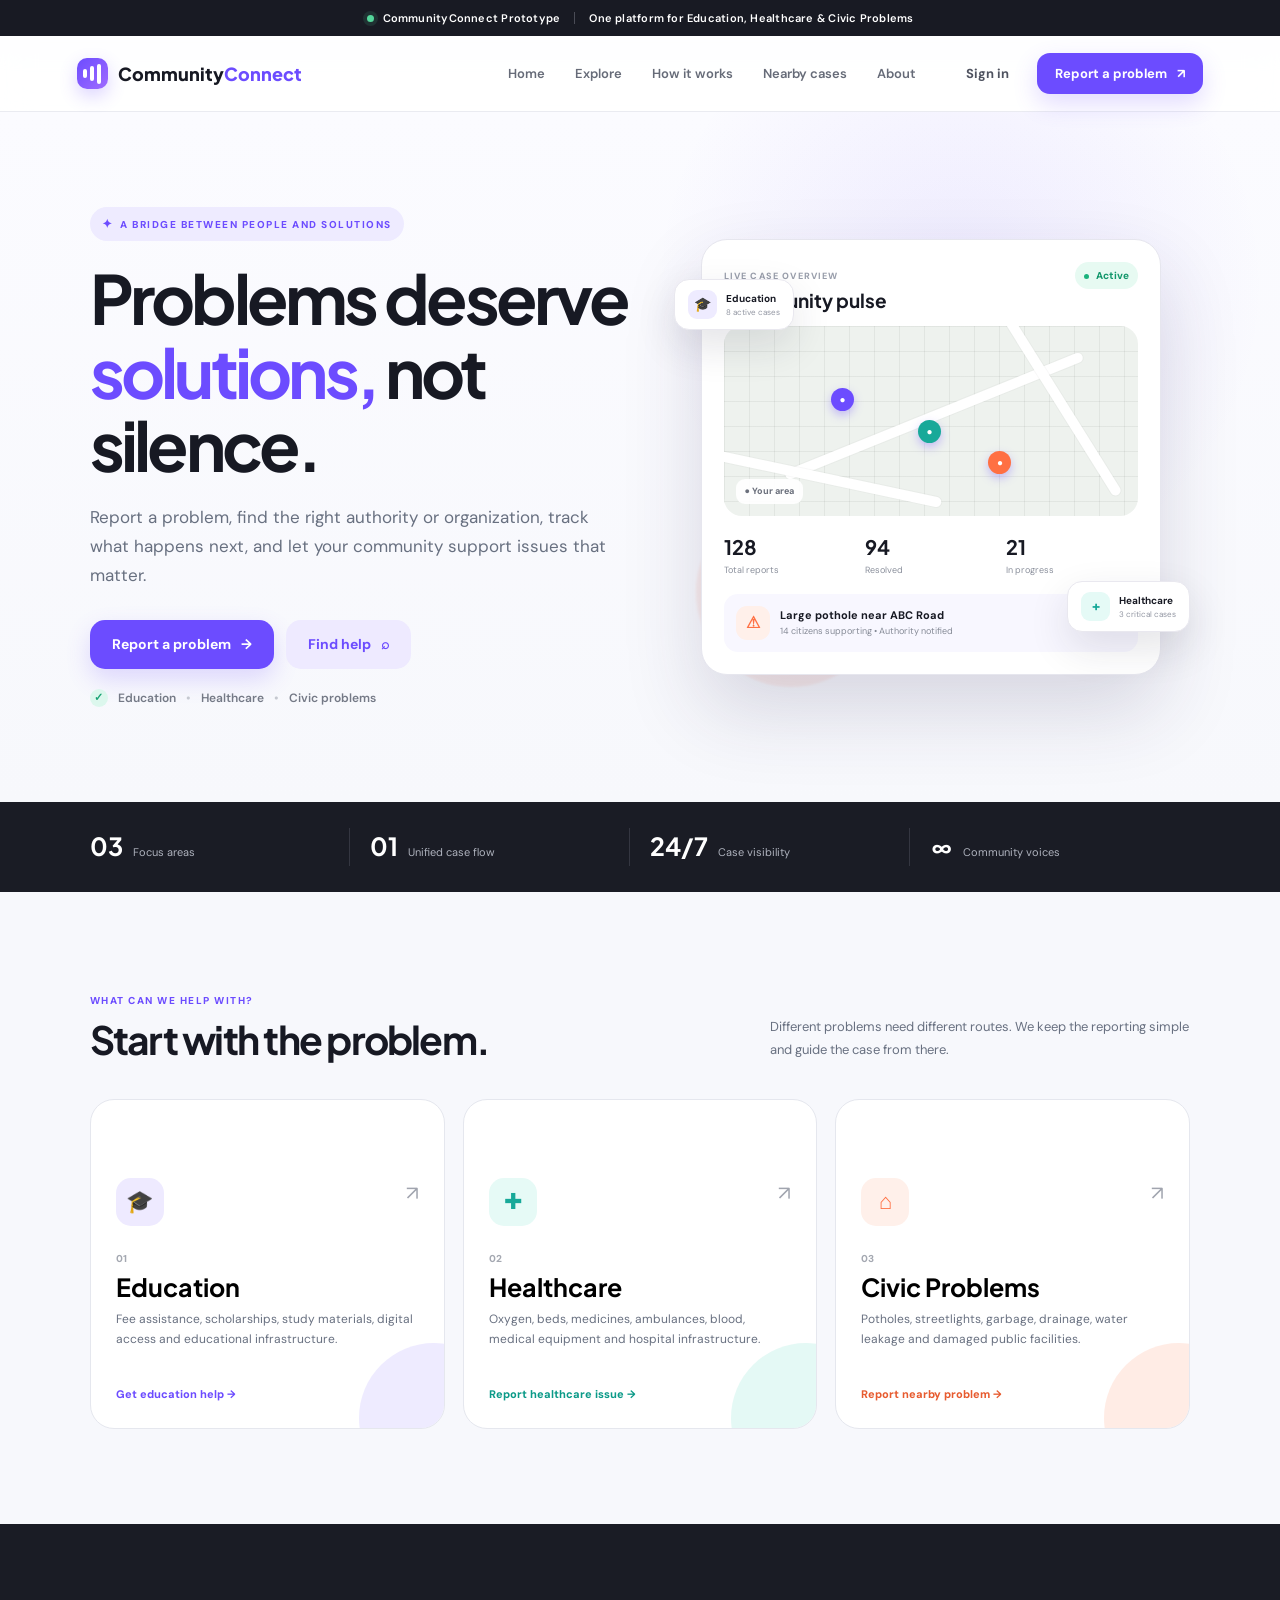
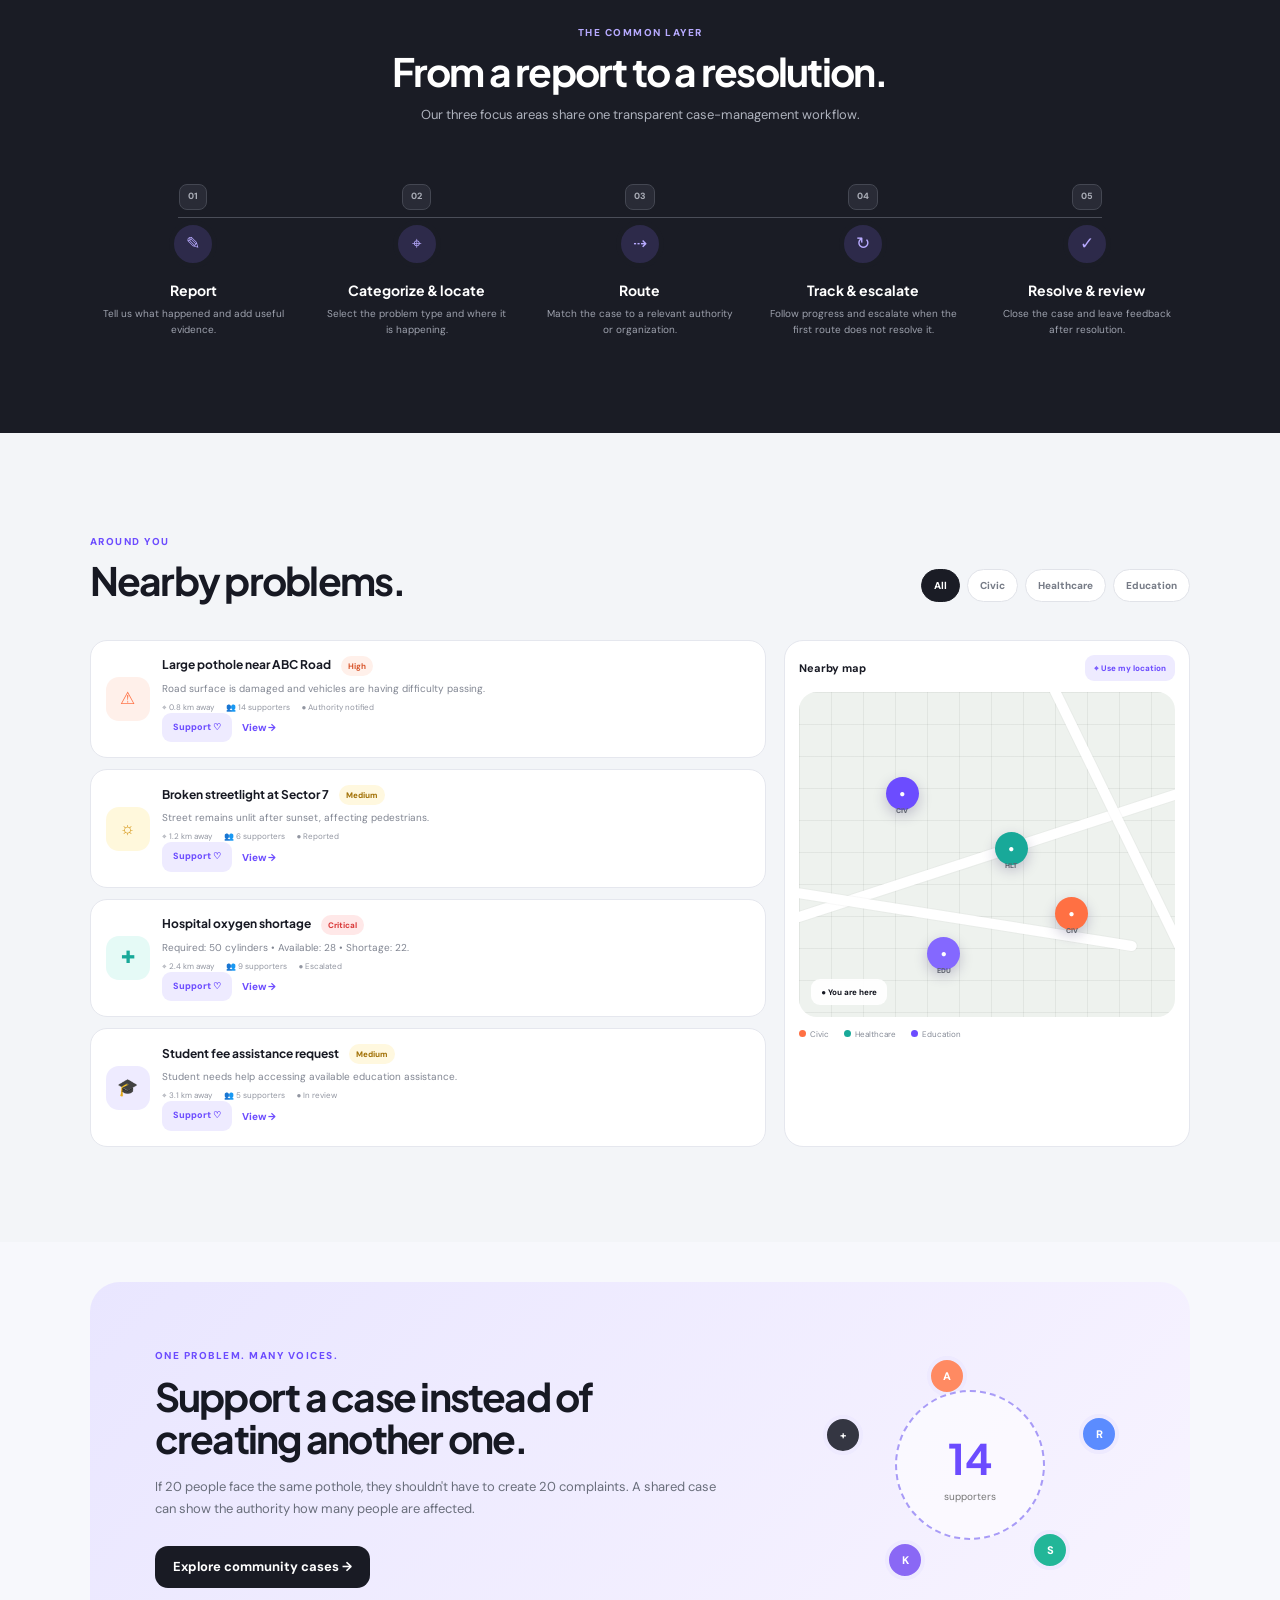
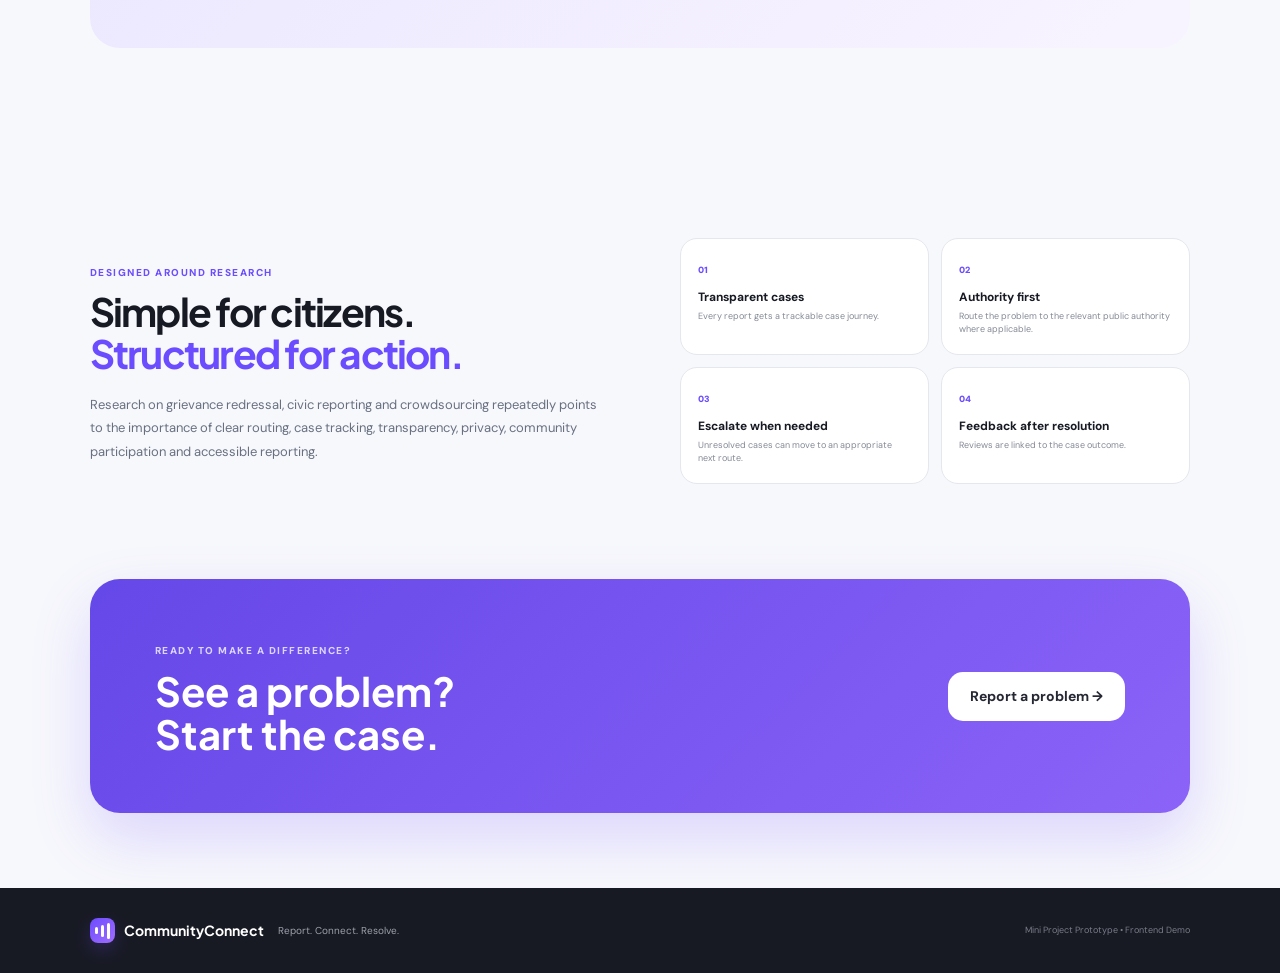
<file: index.html>
<!DOCTYPE html>
<html lang="en" >
<head>
  <meta charset="UTF-8">
  <meta name="viewport" content="width=device-width, initial-scale=1.0">
  <meta name="description" content="CommunityConnect - connect people with the right authority, organization and community support.">
  <title>CommunityConnect | Report. Connect. Resolve.</title>
  <link rel="preconnect" href="https://fonts.googleapis.com">
  <link rel="preconnect" href="https://fonts.gstatic.com" crossorigin>
  <link href="https://fonts.googleapis.com/css2?family=DM+Sans:wght@400;500;600;700&family=Plus+Jakarta+Sans:wght@600;700;800&display=swap" rel="stylesheet">
  <link rel="stylesheet" href="styles.css">
</head>
<body>
  <div class="announcement">
    <span class="pulse-dot"></span>
    <span>CommunityConnect Prototype</span>
    <span class="announcement-divider"></span>
    <span>One platform for Education, Healthcare & Civic Problems</span>
  </div>

  <header class="navbar">
    <a class="brand" href="#home" aria-label="CommunityConnect home">
      <span class="brand-mark"><span></span><span></span><span></span></span>
      <span>Community<span>Connect</span></span>
    </a>

    <nav class="nav-links" aria-label="Main navigation">
      <a href="#home">Home</a>
      <a href="#explore">Explore</a>
      <a href="#how-it-works">How it works</a>
      <a href="#cases">Nearby cases</a>
      <a href="#about">About</a>
    </nav>

    <div class="nav-actions">
      <button class="btn btn-ghost" id="loginBtn">Sign in</button>
      <button class="btn btn-primary" id="navReportBtn">Report a problem <span>↗</span></button>
      <button class="mobile-menu" id="mobileMenuBtn" aria-label="Open menu">☰</button>
    </div>
  </header>

  <main>
    <section class="hero section" id="home">
      <div class="hero-copy">
        <div class="eyebrow"><span class="eyebrow-icon">✦</span> A bridge between people and solutions</div>
        <h1>Problems deserve<br><em>solutions,</em> not silence.</h1>
        <p class="hero-text">
          Report a problem, find the right authority or organization, track what happens next,
          and let your community support issues that matter.
        </p>

        <div class="hero-actions">
          <button class="btn btn-primary btn-large" id="heroReportBtn">Report a problem <span>→</span></button>
          <a class="btn btn-soft btn-large" href="#explore">Find help <span>⌕</span></a>
        </div>

        <div class="hero-note">
          <span class="check">✓</span>
          <span>Education</span>
          <span class="dot-separator">•</span>
          <span>Healthcare</span>
          <span class="dot-separator">•</span>
          <span>Civic problems</span>
        </div>
      </div>

      <div class="hero-visual">
        <div class="orb orb-one"></div>
        <div class="orb orb-two"></div>
        <div class="dashboard-card">
          <div class="dashboard-top">
            <div>
              <span class="mini-label">LIVE CASE OVERVIEW</span>
              <h3>Community pulse</h3>
            </div>
            <span class="status-pill green"><i></i> Active</span>
          </div>

          <div class="mini-map">
            <div class="map-grid"></div>
            <span class="map-road road-a"></span>
            <span class="map-road road-b"></span>
            <span class="map-road road-c"></span>
            <button class="map-pin pin-1" title="Pothole">●</button>
            <button class="map-pin pin-2" title="Streetlight">●</button>
            <button class="map-pin pin-3" title="Water issue">●</button>
            <div class="map-location">●  Your area</div>
          </div>

          <div class="case-summary">
            <div><strong>128</strong><span>Total reports</span></div>
            <div><strong>94</strong><span>Resolved</span></div>
            <div><strong>21</strong><span>In progress</span></div>
          </div>

          <div class="featured-case">
            <div class="case-icon civic">⚠</div>
            <div class="case-info">
              <strong>Large pothole near ABC Road</strong>
              <span>14 citizens supporting • Authority notified</span>
            </div>
            <span class="arrow">→</span>
          </div>
        </div>

        <div class="floating-card float-one">
          <span class="float-icon education">🎓</span>
          <div><b>Education</b><small>8 active cases</small></div>
        </div>
        <div class="floating-card float-two">
          <span class="float-icon health">+</span>
          <div><b>Healthcare</b><small>3 critical cases</small></div>
        </div>
      </div>
    </section>

    <section class="stats-strip">
      <div class="stat"><strong>03</strong><span>Focus areas</span></div>
      <div class="stat"><strong>01</strong><span>Unified case flow</span></div>
      <div class="stat"><strong>24/7</strong><span>Case visibility</span></div>
      <div class="stat"><strong>∞</strong><span>Community voices</span></div>
    </section>

    <section class="section explore-section" id="explore">
      <div class="section-heading">
        <div>
          <span class="section-kicker">WHAT CAN WE HELP WITH?</span>
          <h2>Start with the problem.</h2>
        </div>
        <p>Different problems need different routes. We keep the reporting simple and guide the case from there.</p>
      </div>

      <div class="category-grid">
        <button class="category-card education" data-category="Education">
          <div class="category-top"><span class="category-icon">🎓</span><span class="category-arrow">↗</span></div>
          <span class="category-number">01</span>
          <h3>Education</h3>
          <p>Fee assistance, scholarships, study materials, digital access and educational infrastructure.</p>
          <span class="category-link">Get education help <b>→</b></span>
        </button>

        <button class="category-card healthcare" data-category="Healthcare">
          <div class="category-top"><span class="category-icon">✚</span><span class="category-arrow">↗</span></div>
          <span class="category-number">02</span>
          <h3>Healthcare</h3>
          <p>Oxygen, beds, medicines, ambulances, blood, medical equipment and hospital infrastructure.</p>
          <span class="category-link">Report healthcare issue <b>→</b></span>
        </button>

        <button class="category-card civic" data-category="Civic Problems">
          <div class="category-top"><span class="category-icon">⌂</span><span class="category-arrow">↗</span></div>
          <span class="category-number">03</span>
          <h3>Civic Problems</h3>
          <p>Potholes, streetlights, garbage, drainage, water leakage and damaged public facilities.</p>
          <span class="category-link">Report nearby problem <b>→</b></span>
        </button>
      </div>
    </section>

    <section class="section workflow-section" id="how-it-works">
      <div class="workflow-intro">
        <span class="section-kicker">THE COMMON LAYER</span>
        <h2>From a report to a resolution.</h2>
        <p>Our three focus areas share one transparent case-management workflow.</p>
      </div>

      <div class="workflow">
        <div class="workflow-line"></div>
        <article class="step">
          <span class="step-num">01</span><span class="step-icon">✎</span>
          <h3>Report</h3><p>Tell us what happened and add useful evidence.</p>
        </article>
        <article class="step">
          <span class="step-num">02</span><span class="step-icon">⌖</span>
          <h3>Categorize & locate</h3><p>Select the problem type and where it is happening.</p>
        </article>
        <article class="step">
          <span class="step-num">03</span><span class="step-icon">⇢</span>
          <h3>Route</h3><p>Match the case to a relevant authority or organization.</p>
        </article>
        <article class="step">
          <span class="step-num">04</span><span class="step-icon">↻</span>
          <h3>Track & escalate</h3><p>Follow progress and escalate when the first route does not resolve it.</p>
        </article>
        <article class="step">
          <span class="step-num">05</span><span class="step-icon">✓</span>
          <h3>Resolve & review</h3><p>Close the case and leave feedback after resolution.</p>
        </article>
      </div>
    </section>

    <section class="section nearby-section" id="cases">
      <div class="section-heading">
        <div>
          <span class="section-kicker">AROUND YOU</span>
          <h2>Nearby problems.</h2>
        </div>
        <div class="case-controls">
          <button class="filter active" data-filter="all">All</button>
          <button class="filter" data-filter="civic">Civic</button>
          <button class="filter" data-filter="healthcare">Healthcare</button>
          <button class="filter" data-filter="education">Education</button>
        </div>
      </div>

      <div class="cases-layout">
        <div class="cases-list" id="casesList">
          <article class="case-card" data-type="civic">
            <div class="case-card-icon civic-bg">⚠</div>
            <div class="case-main">
              <div class="case-title-row"><h3>Large pothole near ABC Road</h3><span class="priority high">High</span></div>
              <p>Road surface is damaged and vehicles are having difficulty passing.</p>
             <div class="case-meta">
    <span>⌖ 0.8 km away</span>
    <span class="support-count">👥 <span class="support-number">14</span> supporters</span>
    <span>● Authority notified</span>
</div>
            <div class="case-actions">
    <button class="support-btn">Support ♡</button>
    <button class="case-view" data-case="CIV-1024">View →</button>
</div>
          </article>

          <article class="case-card" data-type="civic">
            <div class="case-card-icon light-bg">☼</div>
            <div class="case-main">
              <div class="case-title-row"><h3>Broken streetlight at Sector 7</h3><span class="priority medium">Medium</span></div>
              <p>Street remains unlit after sunset, affecting pedestrians.</p>
             <div class="case-meta">
    <span>⌖ 1.2 km away</span>
    <span class="support-count">👥 <span class="support-number">6</span> supporters</span>
    <span>● Reported</span>
</div>
           <div class="case-actions">
    <button class="support-btn">Support ♡</button>
    <button class="case-view" data-case="CIV-1019">View →</button>
</div>
          </article>

          <article class="case-card" data-type="healthcare">
            <div class="case-card-icon health-bg">✚</div>
            <div class="case-main">
              <div class="case-title-row"><h3>Hospital oxygen shortage</h3><span class="priority critical">Critical</span></div>
              <p>Required: 50 cylinders • Available: 28 • Shortage: 22.</p>
            <div class="case-meta">
    <span>⌖ 2.4 km away</span>
    <span class="support-count">👥 <span class="support-number">9</span> supporters</span>
    <span>● Escalated</span>
</div> 
           <div class="case-actions">
    <button class="support-btn">Support ♡</button>
    <button class="case-view" data-case="HLT-0042">View →</button>
</div>
          </article>

          <article class="case-card" data-type="education">
            <div class="case-card-icon edu-bg">🎓</div>
            <div class="case-main">
              <div class="case-title-row"><h3>Student fee assistance request</h3><span class="priority medium">Medium</span></div>
              <p>Student needs help accessing available education assistance.</p>
             <div class="case-meta">
    <span>⌖ 3.1 km away</span>
    <span class="support-count">👥 <span class="support-number">5</span> supporters</span>
    <span>● In review</span>
</div>
            <div class="case-actions">
    <button class="support-btn">Support ♡</button>
    <button class="case-view" data-case="EDU-0087">View →</button>
</div>
          </article>
        </div>

        <aside class="map-panel">
          <div class="map-panel-top"><strong>Nearby map</strong><button id="locateBtn">⌖ Use my location</button></div>
          <div class="big-map">
            <div class="map-grid"></div>
            <span class="map-road br-a"></span><span class="map-road br-b"></span><span class="map-road br-c"></span>
            <span class="big-pin p-a">●<small>CIV</small></span>
            <span class="big-pin p-b">●<small>CIV</small></span>
            <span class="big-pin p-c">●<small>HLT</small></span>
            <span class="big-pin p-d">●<small>EDU</small></span>
            <div class="you-are-here">● You are here</div>
          </div>
          <div class="map-legend"><span><i class="legend-dot civic-dot"></i>Civic</span><span><i class="legend-dot health-dot"></i>Healthcare</span><span><i class="legend-dot edu-dot"></i>Education</span></div>
        </aside>
      </div>
    </section>

    <section class="section community-section">
      <div class="community-card">
        <div class="community-copy">
          <span class="section-kicker">ONE PROBLEM. MANY VOICES.</span>
          <h2>Support a case instead of creating another one.</h2>
          <p>If 20 people face the same pothole, they shouldn't have to create 20 complaints. A shared case can show the authority how many people are affected.</p>
          <button class="btn btn-dark" id="communityBtn">Explore community cases →</button>
        </div>
        <div class="support-visual">
          <div class="support-ring"><strong>14</strong><span>supporters</span></div>
          <div class="support-person person-1">A</div>
          <div class="support-person person-2">R</div>
          <div class="support-person person-3">S</div>
          <div class="support-person person-4">K</div>
          <div class="support-person person-5">+</div>
        </div>
      </div>
    </section>

    <section class="section trust-section" id="about">
      <div class="trust-copy">
        <span class="section-kicker">DESIGNED AROUND RESEARCH</span>
        <h2>Simple for citizens.<br><span>Structured for action.</span></h2>
        <p>Research on grievance redressal, civic reporting and crowdsourcing repeatedly points to the importance of clear routing, case tracking, transparency, privacy, community participation and accessible reporting.</p>
      </div>
      <div class="trust-points">
        <div><span>01</span><b>Transparent cases</b><small>Every report gets a trackable case journey.</small></div>
        <div><span>02</span><b>Authority first</b><small>Route the problem to the relevant public authority where applicable.</small></div>
        <div><span>03</span><b>Escalate when needed</b><small>Unresolved cases can move to an appropriate next route.</small></div>
        <div><span>04</span><b>Feedback after resolution</b><small>Reviews are linked to the case outcome.</small></div>
      </div>
    </section>

    <section class="cta-section">
      <div>
        <span class="section-kicker">READY TO MAKE A DIFFERENCE?</span>
        <h2>See a problem?<br><em>Start the case.</em></h2>
      </div>
      <button class="btn btn-white btn-large" id="bottomReportBtn">Report a problem →</button>
    </section>
  </main>

  <footer class="footer">
    <div class="footer-brand"><span class="brand-mark"><span></span><span></span><span></span></span><b>CommunityConnect</b></div>
    <p>Report. Connect. Resolve.</p>
    <span class="footer-note">Mini Project Prototype • Frontend Demo</span>
  </footer>

  <div class="modal-backdrop" id="modalBackdrop" aria-hidden="true">
    <div class="modal" id="reportModal" role="dialog" aria-modal="true" aria-labelledby="modalTitle">
      <button class="modal-close" id="modalClose" aria-label="Close">×</button>
      <div class="modal-head">
        <span class="modal-icon">✦</span>
        <div><span class="section-kicker">NEW CASE</span><h2 id="modalTitle">Report a problem</h2></div>
      </div>

      <form id="reportForm">
        <label>What area does this belong to?
          <select id="reportCategory" required>
            <option value="">Choose a category</option>
            <option>Education</option>
            <option>Healthcare</option>
            <option>Civic Problems</option>
          </select>
        </label>

        <label>What is the problem?
          <input type="text" id="reportTitle" placeholder="e.g. Broken streetlight near Sector 7" required>
        </label>

        <div class="form-row">
          <label>Location
            <input
    type="text"
    id="reportLocation"
    placeholder="Area / landmark"
    required
  >

  <button
    type="button"
    class="location-btn"
    id="reportLocationBtn"
  >
    📍 Use my current location
  </button>
          </label>
          <label>Priority
            <select id="reportPriority">
              <option>Medium</option>
              <option>Low</option>
              <option>High</option>
              <option>Critical</option>
            </select>
          </label>
        </div>

        <label>Description
          <textarea id="reportDescription" rows="4" placeholder="Tell us what is happening..."></textarea>
        </label>

        <label class="upload-box">
          <input type="file" id="reportPhoto" accept="image/*">
          <span>📷</span>
          <b>Add a photo</b>
          <small>Optional • JPG, PNG up to 5 MB</small>
        </label>

        <button class="btn btn-primary btn-large submit-report" type="submit">Create case <span>→</span></button>
      </form>
      <div class="success-state" id="successState">
        <div class="success-icon">✓</div>
        <span class="section-kicker">CASE CREATED</span>
        <h2 id="successTitle">Your report is on its way.</h2>
        <p>Your prototype case ID is <strong id="generatedCase">CIV-2048</strong>. You can use it to track the case.</p>
        <button class="btn btn-dark" id="successClose">Back to CommunityConnect</button>
      </div>
    </div>
  </div>

  <div class="toast" id="toast"><span>✓</span><p></p></div>

  <script src="script.js"></script>
</body>
</html>
</file>
<file: styles.css>
:root{
  --bg:#f7f8fc;
  --ink:#171923;
  --muted:#687080;
  --line:#e5e7ee;
  --white:#fff;
  --purple:#6c4cff;
  --purple-dark:#5135d7;
  --orange:#ff7043;
  --orange-soft:#fff0ea;
  --teal:#18a999;
  --teal-soft:#e7faf7;
  --blue:#3984ff;
  --blue-soft:#eaf2ff;
  --red:#e84949;
  --yellow:#f0a51a;
  --shadow:0 20px 60px rgba(28,30,50,.09);
  --radius:24px;
}
*{box-sizing:border-box;margin:0;padding:0}
html{scroll-behavior:smooth}
body{font-family:"DM Sans",sans-serif;color:var(--ink);background:var(--bg);line-height:1.5}
button,input,select,textarea{font:inherit}
button,a{cursor:pointer}
button{border:0}
a{text-decoration:none;color:inherit}
.announcement{height:36px;background:#181a23;color:#fff;display:flex;align-items:center;justify-content:center;gap:9px;font-size:11px;font-weight:600;letter-spacing:.02em}
.pulse-dot{width:7px;height:7px;border-radius:50%;background:#54d69a;box-shadow:0 0 0 4px rgba(84,214,154,.12)}
.announcement-divider{width:1px;height:12px;background:#4a4c56;margin:0 5px}
.navbar{height:76px;background:rgba(255,255,255,.9);backdrop-filter:blur(16px);border-bottom:1px solid rgba(229,231,238,.8);display:flex;align-items:center;padding:0 6vw;position:sticky;top:0;z-index:30}
.brand{display:flex;align-items:center;gap:10px;font-family:"Plus Jakarta Sans";font-size:18px;font-weight:800;white-space:nowrap}
.brand>span:last-child>span{color:var(--purple)}
.brand-mark{width:31px;height:31px;border-radius:10px;background:linear-gradient(135deg,var(--purple),#a06cff);display:flex;align-items:center;justify-content:center;gap:3px;box-shadow:0 7px 18px rgba(108,76,255,.24)}
.brand-mark span{display:block;width:4px;border-radius:5px;background:#fff}
.brand-mark span:nth-child(1){height:9px}.brand-mark span:nth-child(2){height:15px}.brand-mark span:nth-child(3){height:20px}
.nav-links{display:flex;gap:30px;margin-left:auto;margin-right:32px}
.nav-links a{font-size:13px;font-weight:600;color:#666b78;transition:.2s}
.nav-links a:hover{color:var(--purple)}
.nav-actions{display:flex;align-items:center;gap:10px}
.btn{border-radius:13px;padding:11px 18px;font-weight:700;font-size:13px;transition:.22s;display:inline-flex;align-items:center;justify-content:center;gap:10px}
.btn:hover{transform:translateY(-2px)}
.btn-primary{background:var(--purple);color:#fff;box-shadow:0 10px 24px rgba(108,76,255,.2)}
.btn-primary:hover{background:var(--purple-dark)}
.btn-ghost{background:transparent;color:#4f5360}
.btn-soft{background:#eeeaff;color:var(--purple)}
.btn-dark{background:#191b24;color:#fff}
.btn-white{background:#fff;color:#252733}
.btn-large{padding:14px 22px;font-size:14px;border-radius:15px}
.mobile-menu{display:none;background:#f0eff8;padding:10px;border-radius:10px}
.section{padding:95px 7vw}
.hero{min-height:650px;display:grid;grid-template-columns:1.02fr .98fr;gap:40px;align-items:center;overflow:hidden;background:radial-gradient(circle at 75% 25%,rgba(108,76,255,.09),transparent 28%),linear-gradient(180deg,#fbfbff,#f7f8fc)}
.hero-copy{max-width:650px}
.eyebrow,.section-kicker{display:inline-flex;align-items:center;gap:7px;color:var(--purple);font-size:10px;font-weight:800;letter-spacing:.15em;text-transform:uppercase}
.eyebrow{padding:8px 12px;background:#eeebff;border-radius:99px;margin-bottom:20px}
.eyebrow-icon{font-size:12px}
h1,h2,h3{font-family:"Plus Jakarta Sans",sans-serif;line-height:1.08}
h1{font-size:clamp(46px,5.3vw,78px);letter-spacing:-.055em;margin-bottom:22px}
h1 em,h2 em{font-style:normal;color:var(--purple)}
.hero-text{font-size:17px;line-height:1.7;color:var(--muted);max-width:580px}
.hero-actions{display:flex;gap:12px;margin:30px 0 20px}
.hero-note{display:flex;gap:10px;align-items:center;color:#747986;font-size:12px;font-weight:600}
.check{width:18px;height:18px;border-radius:50%;background:#dcf7ed;color:#17a273;display:inline-flex;align-items:center;justify-content:center;font-size:11px}
.dot-separator{color:#c5c8d0}
.hero-visual{position:relative;min-height:500px;display:flex;align-items:center;justify-content:center}
.orb{position:absolute;border-radius:50%;filter:blur(1px)}
.orb-one{width:400px;height:400px;background:rgba(108,76,255,.08);top:35px;right:40px}
.orb-two{width:190px;height:190px;background:rgba(255,112,67,.09);bottom:20px;left:25px}
.dashboard-card{position:relative;width:min(460px,90%);background:#fff;border:1px solid #e6e6ee;border-radius:26px;padding:22px;box-shadow:0 35px 80px rgba(42,38,80,.16);z-index:2}
.dashboard-top{display:flex;justify-content:space-between;align-items:flex-start;margin-bottom:15px}
.mini-label{font-size:9px;font-weight:800;color:#999eab;letter-spacing:.13em}
.dashboard-top h3{font-size:19px;margin-top:4px}
.status-pill{font-size:10px;padding:6px 9px;border-radius:99px;font-weight:800}
.status-pill.green{color:#13976b;background:#e7faf2}
.status-pill i{display:inline-block;width:5px;height:5px;background:#1ab27c;border-radius:50%;margin-right:5px}
.mini-map,.big-map{position:relative;overflow:hidden;background:#eef2ee;border-radius:18px}
.mini-map{height:190px}
.map-grid{position:absolute;inset:0;background-image:linear-gradient(rgba(90,105,90,.09) 1px,transparent 1px),linear-gradient(90deg,rgba(90,105,90,.09) 1px,transparent 1px);background-size:25px 25px}
.map-road{position:absolute;height:10px;background:#fff;box-shadow:0 0 0 1px rgba(90,90,90,.04);transform:rotate(-22deg);border-radius:20px}
.road-a{width:320px;top:85px;left:50px}.road-b{width:280px;top:45px;left:180px;transform:rotate(58deg)}.road-c{width:260px;top:145px;left:-40px;transform:rotate(12deg)}
.map-pin{position:absolute;width:23px;height:23px;border-radius:50%;color:#fff;background:var(--purple);font-size:10px;box-shadow:0 4px 10px rgba(108,76,255,.35)}
.pin-1{top:62px;left:26%}.pin-2{top:125px;left:64%;background:var(--orange)}.pin-3{top:94px;left:47%;background:var(--teal)}
.map-location{position:absolute;bottom:12px;left:12px;background:rgba(255,255,255,.92);border-radius:9px;padding:6px 9px;font-size:9px;font-weight:800;color:#6b707c}
.case-summary{display:grid;grid-template-columns:repeat(3,1fr);gap:10px;padding:16px 0}
.case-summary div{display:flex;flex-direction:column}.case-summary strong{font-family:"Plus Jakarta Sans";font-size:20px}.case-summary span{font-size:9px;color:#8b909c;margin-top:2px}
.featured-case{display:flex;align-items:center;gap:10px;background:#f8f7ff;padding:12px;border-radius:14px}
.case-icon{width:34px;height:34px;display:flex;align-items:center;justify-content:center;border-radius:11px;background:#fff0ea;color:var(--orange);font-weight:800}
.case-info{display:flex;flex-direction:column;flex:1}.case-info strong{font-size:11px}.case-info span{font-size:9px;color:#858a96;margin-top:2px}.arrow{color:var(--purple);font-weight:800}
.floating-card{position:absolute;display:flex;align-items:center;gap:9px;background:#fff;border:1px solid #e9e8ef;border-radius:15px;padding:10px 13px;box-shadow:0 16px 40px rgba(34,30,60,.12);z-index:3}
.floating-card div{display:flex;flex-direction:column}.floating-card b{font-size:10px}.floating-card small{font-size:8px;color:#9296a2}
.float-one{top:72px;left:3px}.float-two{right:0;bottom:75px}
.float-icon{width:29px;height:29px;border-radius:9px;display:flex;align-items:center;justify-content:center;font-size:14px}.float-icon.education{background:#eeebff}.float-icon.health{background:#e5faf6;color:var(--teal);font-weight:900}
.stats-strip{display:grid;grid-template-columns:repeat(4,1fr);background:#1a1c25;color:#fff;padding:26px 7vw;gap:20px}
.stat{display:flex;align-items:baseline;gap:10px;border-right:1px solid #343641;padding-right:20px}.stat:last-child{border:0}.stat strong{font-family:"Plus Jakarta Sans";font-size:25px;color:#fff}.stat span{font-size:11px;color:#aeb2bd}
.section-heading{display:flex;align-items:end;justify-content:space-between;gap:30px;margin-bottom:38px}.section-heading h2,.workflow-intro h2,.trust-copy h2{font-size:39px;letter-spacing:-.045em;margin-top:8px}.section-heading>p{max-width:420px;color:var(--muted);font-size:13px;line-height:1.7}
.category-grid{display:grid;grid-template-columns:repeat(3,1fr);gap:18px}
.category-card{text-align:left;min-height:330px;border-radius:24px;padding:25px;background:#fff;border:1px solid var(--line);transition:.25s;position:relative;overflow:hidden}
.category-card:hover{transform:translateY(-7px);box-shadow:var(--shadow)}
.category-card:after{content:"";position:absolute;width:150px;height:150px;border-radius:50%;right:-65px;bottom:-65px;opacity:.5}
.category-card.education:after{background:#ded8ff}.category-card.healthcare:after{background:#c9f4ec}.category-card.civic:after{background:#ffd9cb}
.category-top{display:flex;justify-content:space-between}.category-icon{width:48px;height:48px;border-radius:15px;display:flex;align-items:center;justify-content:center;font-size:22px}.education .category-icon{background:#eeeaff}.healthcare .category-icon{background:#e6faf6;color:var(--teal)}.civic .category-icon{background:#fff0ea;color:var(--orange)}
.category-arrow{font-size:20px;color:#a0a4ae}.category-number{display:block;font-size:10px;color:#a4a8b1;font-weight:800;margin-top:25px}.category-card h3{font-size:25px;margin:8px 0}.category-card p{font-size:12px;color:var(--muted);line-height:1.7;max-width:310px}.category-link{position:absolute;bottom:25px;font-size:11px;font-weight:800;z-index:2}.education .category-link{color:var(--purple)}.healthcare .category-link{color:#0b9a88}.civic .category-link{color:#e75b2f}
.workflow-section{background:#1a1c25;color:#fff}.workflow-intro{text-align:center;max-width:600px;margin:0 auto}.workflow-intro .section-kicker{color:#b7aaff}.workflow-intro h2{color:#fff}.workflow-intro p{color:#aeb2bd;font-size:13px;margin-top:12px}.workflow{display:grid;grid-template-columns:repeat(5,1fr);gap:16px;margin-top:58px;position:relative}.workflow-line{position:absolute;top:35px;left:8%;right:8%;height:1px;background:#4a4d58}.step{position:relative;z-index:1;text-align:center}.step-num{display:inline-flex;background:#292b36;border:1px solid #444752;color:#a9acb6;padding:5px 8px;border-radius:8px;font-size:9px;font-weight:800;margin-bottom:10px}.step-icon{display:flex;margin:0 auto 15px;width:48px;height:48px;border-radius:50%;align-items:center;justify-content:center;background:#2d2a4a;color:#b8aaff;border:5px solid #1a1c25;font-size:17px}.step h3{font-size:14px;margin-bottom:8px}.step p{font-size:10px;color:#9ea2ae;line-height:1.6;padding:0 10px}
.nearby-section{background:#f3f5f8}.case-controls{display:flex;gap:7px}.filter{padding:8px 12px;border-radius:99px;background:#fff;border:1px solid #e1e3e9;color:#777c87;font-size:10px;font-weight:800}.filter.active{background:#1a1c25;color:#fff;border-color:#1a1c25}
.cases-layout{display:grid;grid-template-columns:1.25fr .75fr;gap:18px}.cases-list{display:flex;flex-direction:column;gap:11px}.case-card{background:#fff;border:1px solid var(--line);border-radius:17px;padding:15px;display:flex;align-items:center;gap:12px;transition:.2s}.case-card:hover{box-shadow:0 12px 35px rgba(28,30,50,.07);transform:translateX(3px)}.case-card.hidden{display:none}.case-card-icon{width:44px;height:44px;min-width:44px;border-radius:13px;display:flex;align-items:center;justify-content:center;font-size:17px}.civic-bg{background:#fff0ea;color:var(--orange)}.light-bg{background:#fff8dc;color:#d3910b}.health-bg{background:#e5faf6;color:var(--teal)}.edu-bg{background:#eeebff;color:var(--purple)}.case-main{flex:1;min-width:0}.case-title-row{display:flex;gap:10px;align-items:center}.case-title-row h3{font-size:12px;white-space:nowrap;overflow:hidden;text-overflow:ellipsis}.priority{font-size:8px;font-weight:800;padding:4px 7px;border-radius:99px;white-space:nowrap}.priority.high{background:#fff0ea;color:#d8582f}.priority.medium{background:#fff8df;color:#a27106}.priority.critical{background:#ffe8e8;color:#d93b3b}.case-main p{font-size:10px;color:#818692;margin:5px 0}.case-meta{display:flex;gap:12px;font-size:8px;color:#9296a1}.case-view{font-size:10px;font-weight:800;color:var(--purple);background:transparent;white-space:nowrap}
 
.map-panel{background:#fff;border:1px solid var(--line);border-radius:19px;padding:14px}.map-panel-top{display:flex;justify-content:space-between;align-items:center;margin-bottom:11px;font-size:11px}.map-panel-top button{background:#eeebff;color:var(--purple);padding:7px 9px;border-radius:9px;font-size:8px;font-weight:800}.big-map{height:325px}.big-map .map-grid{background-size:32px 32px}.br-a{width:500px;top:155px;left:-50px;transform:rotate(-18deg)}.br-b{width:450px;top:115px;left:90px;transform:rotate(64deg)}.br-c{width:380px;top:220px;left:-40px;transform:rotate(9deg)}.big-pin{position:absolute;width:33px;height:33px;border-radius:50%;display:flex;align-items:center;justify-content:center;color:#fff;background:var(--purple);box-shadow:0 5px 13px rgba(50,40,100,.25);font-size:10px}.big-pin small{position:absolute;top:29px;font-size:7px;font-weight:800;color:#5d626d}.p-a{top:85px;left:23%}.p-b{top:205px;left:68%;background:var(--orange)}.p-c{top:140px;left:52%;background:var(--teal)}.p-d{top:245px;left:34%;background:#8468ff}.you-are-here{position:absolute;bottom:12px;left:12px;background:rgba(255,255,255,.94);border-radius:9px;padding:7px 10px;font-size:8px;font-weight:800}.map-legend{display:flex;gap:15px;padding-top:11px;font-size:8px;color:#858a96}.legend-dot{width:7px;height:7px;border-radius:50%;display:inline-block;margin-right:4px}.civic-dot{background:var(--orange)}.health-dot{background:var(--teal)}.edu-dot{background:var(--purple)}
.community-section{background:#f7f8fc;padding-top:40px}.community-card{background:linear-gradient(135deg,#e9e6ff,#f8f4ff);border-radius:30px;padding:58px 65px;display:flex;align-items:center;justify-content:space-between;overflow:hidden;position:relative}.community-copy{max-width:570px}.community-copy h2{font-size:39px;letter-spacing:-.045em;margin:10px 0 15px}.community-copy p{font-size:13px;color:#696e7b;line-height:1.75;margin-bottom:25px}.support-visual{width:310px;height:250px;position:relative;display:flex;align-items:center;justify-content:center}.support-ring{width:150px;height:150px;border-radius:50%;border:2px dashed #a89bf7;background:rgba(255,255,255,.6);display:flex;flex-direction:column;align-items:center;justify-content:center;z-index:2}.support-ring strong{font-family:"Plus Jakarta Sans";font-size:42px;color:var(--purple)}.support-ring span{font-size:10px;color:#777}.support-person{position:absolute;width:40px;height:40px;border-radius:50%;display:flex;align-items:center;justify-content:center;font-size:11px;font-weight:800;color:#fff;border:4px solid #eeeaff}.person-1{background:#ff8a62;top:16px;left:112px}.person-2{background:#5b8cff;top:74px;right:6px}.person-3{background:#22b698;bottom:20px;right:55px}.person-4{background:#8a68f5;bottom:10px;left:70px}.person-5{background:#343642;top:75px;left:8px}
.trust-section{display:grid;grid-template-columns:1fr 1fr;gap:80px;align-items:center}.trust-copy h2 span{color:var(--purple)}.trust-copy p{font-size:13px;color:var(--muted);line-height:1.8;max-width:530px;margin-top:18px}.trust-points{display:grid;grid-template-columns:1fr 1fr;gap:12px}.trust-points div{background:#fff;border:1px solid var(--line);border-radius:17px;padding:17px}.trust-points span{font-size:9px;color:var(--purple);font-weight:900}.trust-points b{display:block;font-size:12px;margin:8px 0 4px}.trust-points small{font-size:9px;color:#858a96;line-height:1.5;display:block}
.cta-section{margin:0 7vw 75px;padding:58px 65px;border-radius:30px;background:linear-gradient(135deg,#6548e8,#8b63f8);color:#fff;display:flex;justify-content:space-between;align-items:center;box-shadow:0 25px 60px rgba(108,76,255,.2)}.cta-section .section-kicker{color:#dcd6ff}.cta-section h2{font-size:40px;margin-top:8px}.cta-section h2 em{color:#fff}.footer{background:#181a23;color:#fff;padding:30px 7vw;display:flex;align-items:center;gap:14px}.footer-brand{display:flex;align-items:center;gap:9px;font-family:"Plus Jakarta Sans";font-size:14px}.footer-brand .brand-mark{width:25px;height:25px;border-radius:8px}.footer-brand .brand-mark span{width:3px}.footer-brand .brand-mark span:nth-child(1){height:7px}.footer-brand .brand-mark span:nth-child(2){height:12px}.footer-brand .brand-mark span:nth-child(3){height:16px}.footer p{font-size:10px;color:#9ca0aa}.footer-note{margin-left:auto;color:#777c87;font-size:9px}
.modal-backdrop{position:fixed;inset:0;background:rgba(12,13,20,.65);backdrop-filter:blur(8px);z-index:100;display:none;align-items:center;justify-content:center;padding:20px}.modal-backdrop.show{display:flex}.modal{background:#fff;width:min(560px,100%);max-height:92vh;overflow:auto;border-radius:25px;padding:27px;position:relative;box-shadow:0 30px 100px rgba(0,0,0,.3)}.modal-close{position:absolute;right:18px;top:15px;width:34px;height:34px;border-radius:50%;background:#f0f1f5;color:#646874;font-size:22px}.modal-head{display:flex;gap:13px;align-items:center;margin-bottom:22px}.modal-icon{width:42px;height:42px;border-radius:13px;background:#eeebff;color:var(--purple);display:flex;align-items:center;justify-content:center}.modal-head h2{font-size:25px;margin-top:3px}.modal label{display:block;font-size:10px;font-weight:800;color:#535865;margin-bottom:14px}.modal input,.modal select,.modal textarea{display:block;width:100%;border:1px solid #e0e2e8;background:#fbfbfd;border-radius:11px;padding:11px 12px;margin-top:7px;outline:none;color:#30333d;font-size:11px}.modal input:focus,.modal select:focus,.modal textarea:focus{border-color:#a89bf7;box-shadow:0 0 0 3px #eeebff}.form-row{display:grid;grid-template-columns:1fr 1fr;gap:12px}.upload-box{border:1.5px dashed #c9cbd4!important;background:#fafafe!important;padding:18px!important;text-align:center;color:#777!important}.upload-box input{display:none}.upload-box span{display:block;font-size:22px;margin-bottom:5px}.upload-box b{display:block;font-size:10px;color:#555}.upload-box small{font-size:8px;font-weight:500}.submit-report{width:100%;margin-top:3px}.success-state{display:none;text-align:center;padding:35px 10px 15px}.success-state.show{display:block}.success-icon{width:62px;height:62px;border-radius:50%;background:#e5faf2;color:#19a976;display:flex;align-items:center;justify-content:center;margin:0 auto 18px;font-size:28px;font-weight:800}.success-state h2{font-size:25px;margin:8px 0}.success-state p{font-size:12px;color:#777c87;margin-bottom:22px}.toast{position:fixed;right:25px;bottom:25px;background:#1b1d26;color:#fff;border-radius:13px;padding:11px 15px;display:flex;gap:10px;align-items:center;box-shadow:0 15px 35px rgba(0,0,0,.2);transform:translateY(100px);opacity:0;transition:.25s;z-index:200}.toast.show{transform:translateY(0);opacity:1}.toast span{color:#63e2aa}.toast p{font-size:10px}
@media(max-width:1000px){
  .nav-links{display:none}.mobile-menu{display:block}.nav-actions .btn-ghost{display:none}
  .hero{grid-template-columns:1fr;padding-top:65px}.hero-visual{min-height:470px}
  .category-grid{grid-template-columns:1fr}.workflow{grid-template-columns:1fr;gap:22px}.workflow-line{display:none}.step{display:grid;grid-template-columns:50px 1fr;text-align:left;column-gap:12px}.step-num{grid-column:1}.step-icon{grid-column:1;grid-row:2;width:42px;height:42px;margin:0}.step h3{grid-column:2;grid-row:1}.step p{grid-column:2;grid-row:2;padding:0}
  .cases-layout{grid-template-columns:1fr}.map-panel{display:none}.trust-section{grid-template-columns:1fr}.community-card{padding:45px 35px}.support-visual{display:none}
}
@media(max-width:650px){
  .announcement{font-size:9px;padding:0 10px}.announcement-divider{display:none}.announcement span:last-child{display:none}
  .navbar{padding:0 4vw;height:68px}.nav-actions .btn-primary{display:none}
  .section{padding:65px 5vw}.hero{min-height:auto}.hero-copy h1{font-size:47px}.hero-text{font-size:14px}.hero-actions{flex-direction:column}.hero-actions .btn{width:100%}.hero-visual{min-height:390px}.dashboard-card{width:100%}.float-one{left:-8px}.float-two{right:-8px}
  .stats-strip{grid-template-columns:1fr 1fr;padding:22px 5vw}.stat{border:0}.stat strong{font-size:20px}
  .section-heading{display:block}.section-heading h2,.workflow-intro h2,.trust-copy h2{font-size:32px}.section-heading>p{margin-top:12px}.case-controls{margin-top:17px;overflow:auto}
  .case-card{align-items:flex-start}.case-meta{flex-wrap:wrap}.case-view{display:none}.form-row{grid-template-columns:1fr}.cta-section{margin:0 5vw 55px;padding:38px 28px;display:block}.cta-section h2{font-size:31px}.cta-section .btn{margin-top:25px;width:100%}
  .trust-points{grid-template-columns:1fr}.footer{padding:25px 5vw;flex-wrap:wrap}.footer-note{margin-left:0;width:100%}
}

.location-btn {
  width: 100%;
  margin-top: 8px;
  padding: 10px 12px;
  background: #eeebff;
  color: var(--purple);
  border-radius: 11px;
  font-size: 11px;
  font-weight: 700;
  transition: 0.2s;
}

.location-btn:hover {
  background: var(--purple);
  color: white;
  transform: translateY(-1px);
}

.case-actions{
    display:flex;
    align-items:center;
    gap:10px;
    margin-left:auto;
}

.support-btn{
    background:#eeebff;
    color:var(--purple);
    padding:8px 11px;
    border-radius:9px;
    font-size:9px;
    font-weight:800;
    white-space:nowrap;
    transition:.2s;
}

.support-btn:hover{
    transform:translateY(-2px);
    background:#ded8ff;
}

.support-btn.supporting{
    background:var(--purple);
    color:#fff;
}
</file>
